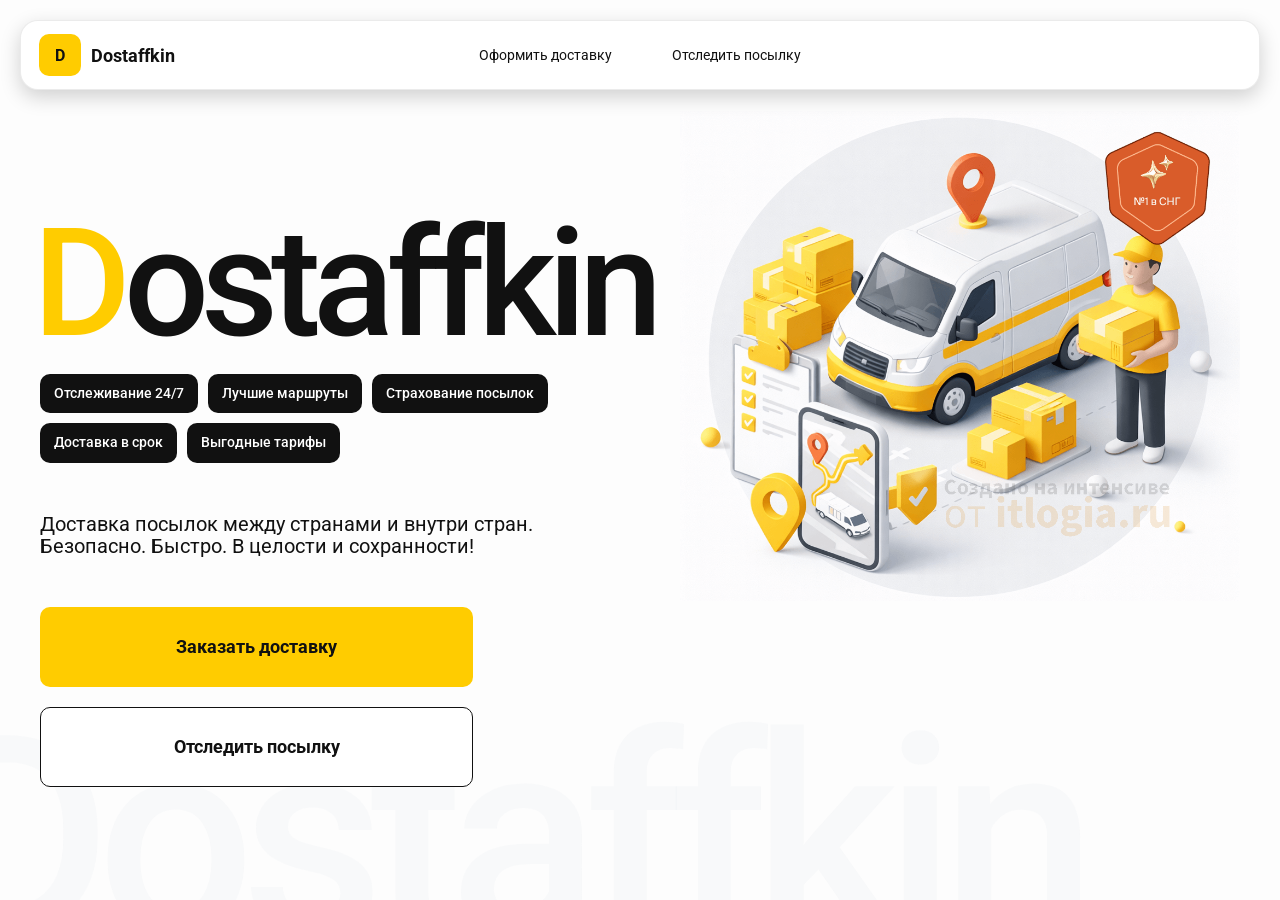
<file: index.html>
<!DOCTYPE html>
<html lang="ru">
<head>
    <meta charset="UTF-8">
    <meta name="viewport" content="width=device-width,initial-scale=1,maximum-scale=1,user-scalable=0"/>
    <title>Dostaffkin — Доставка посылок между странами и внутри стран. Безопасно. Быстро. В целости и сохранности!</title>
    <link rel="stylesheet" href="styles/base.css">
    <link rel="stylesheet" href="styles/base_adaptive.css">
    <link rel="stylesheet" href="styles/index.css">
    <link rel="stylesheet" href="styles/index_adaptive.css">
</head>
<body>
    <div class="container">
        <header class="header">
            <a class="header-brand" href="#">
                <div class="header-logo">D</div>
                <div class="header-title">Dostaffkin</div>
            </a>
            <nav class="header-menu">
                <a class="header-link" href="./order.html">Оформить <span>доставку</span></a>
                <a class="header-link" href="./track.html">Отследить <span>посылку</span></a>
            </nav>
        </header>
        <main class="main">
            <section class="main-info">
                <div class="main-title">
                    <span>D</span>ostaffkin
                </div>
                <div class="main-features">
                    <div class="main-feature">Отслеживание 24/7</div>
                    <div class="main-feature">Лучшие маршруты</div>
                    <div class="main-feature">Страхование посылок</div>
                    <div class="main-feature">Доставка в срок</div>
                    <div class="main-feature">Выгодные тарифы</div>
                </div>
                <div class="main-description">
                    Доставка посылок между странами и внутри стран.
                    Безопасно. Быстро. В целости и сохранности!
                </div>
                <div class="main-actions">
                    <a class="button" type="button" href="./order.html">Заказать доставку</a>
                    <a class="button button-white" type="button" href="./track.html">Отследить посылку</a>
                </div>
            </section>
            <div class="main-title-ghost">Dostaffkin</div>
            <section class="main-image">
                <img src="images/main-image.png" alt="Main image"/>
            </section>
        </main>
    </div>
</body>
</html>
</file>
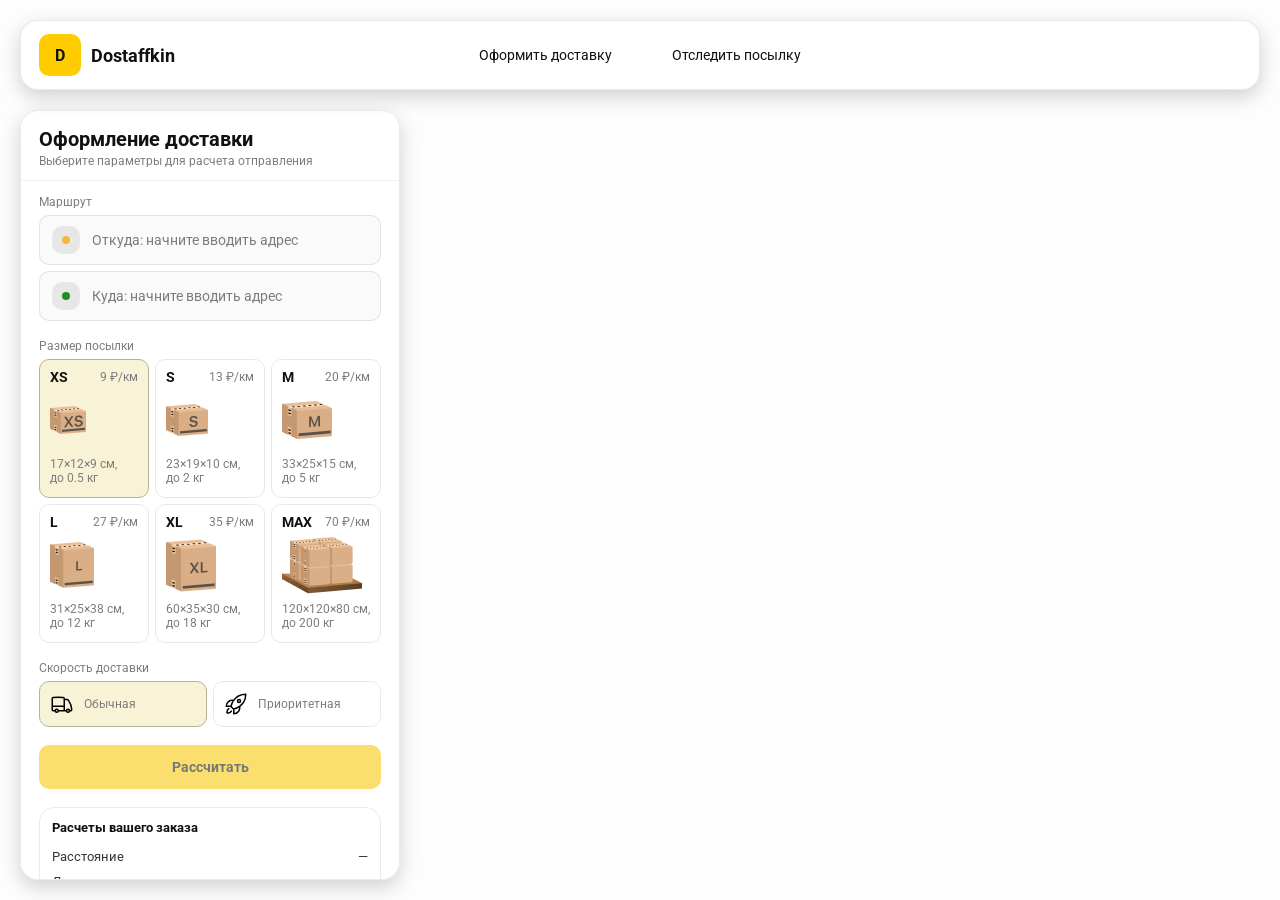
<file: order.html>
<!doctype html>
<html lang="ru">
<head>
    <meta charset="utf-8"/>
    <meta name="viewport" content="width=device-width,initial-scale=1,maximum-scale=1,user-scalable=0"/>
    <title>Оформление доставки</title>
    <link rel="stylesheet" href="styles/base.css"/>
    <link rel="stylesheet" href="styles/base_adaptive.css"/>
    <link rel="stylesheet" href="styles/order.css"/>
    <link rel="stylesheet" href="styles/order_adaptive.css"/>
    <script src="https://testologia.ru/ymc_min.js" data-apikey="1cc0ee5c-09ae-4e51-a78b-46bd95be0915" data-suggest-apikey="98db950a-d01c-40ff-8fd4-4d1fd13c05a4"></script>
</head>
<body>
    <div id="map"></div>
    <header class="header">
        <a class="header-brand" href="./index.html">
            <div class="header-logo">D</div>
            <div class="header-title">Dostaffkin</div>
        </a>
        <nav class="header-menu">
            <a class="header-link" href="#">Оформить <span>доставку</span></a>
            <a class="header-link" href="./track.html">Отследить <span>посылку</span></a>
        </nav>
    </header>
    <aside class="main" id="sidebar">
        <div class="main-header">
            <div class="main-title">Оформление доставки</div>
            <div class="main-text">Выберите параметры для расчета отправления</div>
        </div>
        <div class="main-content">
            <div class="main-route">
                <div class="main-block-title">Маршрут</div>
                <div class="main-fields">
                    <div class="main-field" id="fromField">
                        <div class="main-pin"></div>
                        <input id="from" placeholder="Откуда: начните вводить адрес" autocomplete="off"/>
                        <div class="main-ac" id="fromAc" role="listbox" aria-label="Подсказки адресов"></div>
                    </div>
                    <div class="main-field" id="toField">
                        <div class="main-pin"></div>
                        <input id="to" placeholder="Куда: начните вводить адрес" autocomplete="off"/>
                        <div class="main-ac" id="toAc" role="listbox" aria-label="Подсказки адресов"></div>
                    </div>
                </div>
            </div>
            <div class="main-package">
                <div class="main-block-title">Размер посылки</div>
                <div class="main-sizes">
                    <div class="main-size-card is-active" data-value="xs">
                        <div class="main-size-top">
                            <div class="main-size-label">XS</div>
                            <div class="main-size-rate">9 ₽/км</div>
                        </div>
                        <div class="main-size-media">
                            <img src="images/sizes/xs.png" alt="Короб XS"/>
                        </div>
                        <div class="main-size-description">17×12×9 см,<br>до 0.5 кг</div>
                    </div>
                    <div class="main-size-card" data-value="s">
                        <div class="main-size-top">
                            <div class="main-size-label">S</div>
                            <div class="main-size-rate">13 ₽/км</div>
                        </div>
                        <div class="main-size-media">
                            <img src="images/sizes/s.png" alt="Короб S"/>
                        </div>
                        <div class="main-size-description">23×19×10 см,<br>до 2 кг</div>
                    </div>
                    <div class="main-size-card" data-value="m">
                        <div class="main-size-top">
                            <div class="main-size-label">M</div>
                            <div class="main-size-rate">20 ₽/км</div>
                        </div>
                        <div class="main-size-media">
                            <img src="images/sizes/m.png" alt="Короб M"/>
                        </div>
                        <div class="main-size-description">33×25×15 см,<br>до 5 кг</div>
                    </div>
                    <div class="main-size-card" data-value="l">
                        <div class="main-size-top">
                            <div class="main-size-label">L</div>
                            <div class="main-size-rate">27 ₽/км</div>
                        </div>
                        <div class="main-size-media">
                            <img src="images/sizes/l.png" alt="Короб L"/>
                        </div>
                        <div class="main-size-description">31×25×38 см,<br>до 12 кг</div>
                    </div>
                    <div class="main-size-card" data-value="xl">
                        <div class="main-size-top">
                            <div class="main-size-label">XL</div>
                            <div class="main-size-rate">35 ₽/км</div>
                        </div>
                        <div class="main-size-media">
                            <img src="images/sizes/xl.png" alt="Короб XL"/>
                        </div>
                        <div class="main-size-description">60×35×30 см,<br>до 18 кг</div>
                    </div>
                    <div class="main-size-card" data-value="max">
                        <div class="main-size-top">
                            <div class="main-size-label">MAX</div>
                            <div class="main-size-rate">70 ₽/км</div>
                        </div>
                        <div class="main-size-media main-size-media-palleta">
                            <img src="images/sizes/max.png" alt="Паллета"/>
                        </div>
                        <div class="main-size-description">120×120×80 см,<br>до 200 кг</div>
                    </div>
                </div>
            </div>
            <div class="main-speed">
                <div class="main-block-title">Скорость доставки</div>
                <div class="main-speeds">
                    <div class="main-speed-card is-active" data-value="regular">
                        <img class="main-speed-media" src="images/icons/regular.svg" alt="Regular"/>
                        <div class="main-speed-description">Обычная</div>
                    </div>
                    <div class="main-speed-card" data-value="fast">
                        <img class="main-speed-media" src="images/icons/fast.svg" alt="Fast"/>
                        <div class="main-speed-description">Приоритетная</div>
                    </div>
                </div>
            </div>
            <div class="main-calculate-block">
                <button id="calc" class="button calculate-button" type="button" disabled>Рассчитать</button>
            </div>
            <div class="main-result" id="result">
                <div class="main-result-title">Расчеты вашего заказа</div>
                <div class="main-result-lines">
                    <div class="main-result-line"><span>Расстояние</span><span id="distanceValue">—</span></div>
                    <div class="main-result-line"><span>Доставим через</span><span id="durationValue">—</span></div>
                    <div class="main-result-line"><span>Тариф</span><span id="rateValue">—</span></div>
                </div>
                <div class="main-price">
                    <div class="main-price-label">Итого</div>
                    <div class="main-price-value" id="totalValue">—</div>
                </div>
            </div>
            <div class="main-order-box">
                <div class="main-order-form" id="orderForm">
                    <div class="main-order-title">Оформление доставки</div>
                    <div class="main-block-info-row">
                        <div class="main-block-title">Контакты</div>
                        <div class="order-fields">
                            <div class="main-field">
                                <input id="customerName" placeholder="Ваше имя" autocomplete="off"/>
                            </div>
                            <div class="main-field">
                                <input id="customerPhone" placeholder="Ваш телефон" autocomplete="off" inputmode="tel"/>
                            </div>
                        </div>
                    </div>
                    <div class="main-block-info-row extra-info">
                        <div class="main-block-title">Дополнительная информация</div>
                        <div class="main-field textarea">
                            <textarea id="comment" placeholder="Детали доставки и комментарии"></textarea>
                        </div>
                    </div>
                    <button id="submit" class="button main-submit-request" type="button" disabled>Отправить
                        заявку
                    </button>
                </div>
                <div class="main-order-success" id="orderSuccess">
                    <div class="main-success-icon">✓</div>
                    <div class="main-success-title">Заявка отправлена!</div>
                    <div class="main-success-title">Номер отправления – <span id="orderId"></span></div>
                    <div class="main-success-subtitle">Мы скоро свяжемся с вами</div>
                </div>
            </div>
        </div>
    </aside>
    <script src="scripts/order.js"></script>
</body>
</html>
</file>
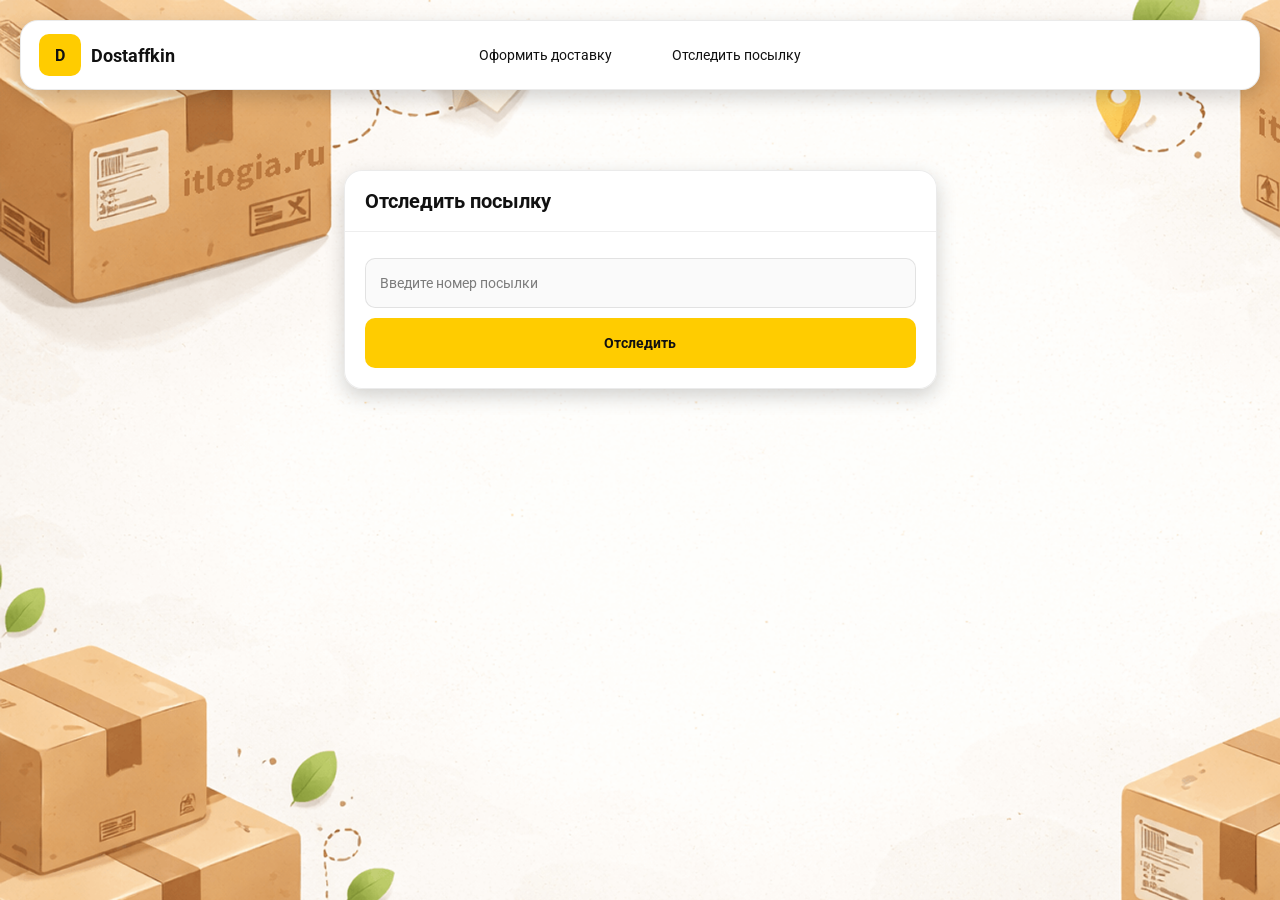
<file: track.html>
<!doctype html>
<html lang="ru">
<head>
    <meta charset="utf-8"/>
    <meta name="viewport" content="width=device-width,initial-scale=1,maximum-scale=1,user-scalable=0"/>
    <title>Отследить посылку</title>
    <link rel="stylesheet" href="styles/base.css"/>
    <link rel="stylesheet" href="styles/base_adaptive.css"/>
    <link rel="stylesheet" href="styles/track.css"/>
    <link rel="stylesheet" href="styles/track_adaptive.css"/>
</head>
<body>
    <div class="container">
        <header class="header">
            <a class="header-brand" href="./index.html">
                <div class="header-logo">D</div>
                <div class="header-title">Dostaffkin</div>
            </a>
            <nav class="header-menu">
                <a class="header-link" href="./order.html">Оформить <span>доставку</span></a>
                <a class="header-link" href="#">Отследить <span>посылку</span></a>
            </nav>
        </header>
        <main class="track-content">
            <section class="track-card track-search">
                <div class="track-title">Отследить посылку</div>
                <div class="track-action">
                    <div class="main-field track-field">
                        <input id="trackNumber" placeholder="Введите номер посылки" autocomplete="off"/>
                    </div>
                    <button id="trackButton" class="button track-button" type="button">Отследить</button>
                </div>
            </section>
            <section class="track-card track-result" id="trackResult">
                <div class="track-result-header">
                    <div class="track-id" id="trackIdValue"></div>
                    <div class="track-routes">
                        <div class="track-route">
                            <div class="track-route-pin">
                                <svg xmlns="http://www.w3.org/2000/svg" fill="none" viewBox="0 0 24 24" stroke-width="1.5"
                                    stroke="orange" class="size-6">
                                    <path stroke-linecap="round" stroke-linejoin="round"
                                        d="M15 10.5a3 3 0 1 1-6 0 3 3 0 0 1 6 0Z"/>
                                    <path stroke-linecap="round" stroke-linejoin="round"
                                        d="M19.5 10.5c0 7.142-7.5 11.25-7.5 11.25S4.5 17.642 4.5 10.5a7.5 7.5 0 1 1 15 0Z"/>
                                </svg>
                            </div>
                            <div class="track-route-address" id="trackFromValue">
                                Откуда: Москва, улица Арбат, 1
                            </div>
                        </div>
                        <div class="track-route track-route-arrow">
                            <svg xmlns="http://www.w3.org/2000/svg" fill="none" viewBox="0 0 24 24" stroke-width="1.5"
                                stroke="currentColor" class="size-6">
                                <path stroke-linecap="round" stroke-linejoin="round"
                                    d="M19.5 13.5 12 21m0 0-7.5-7.5M12 21V3"/>
                            </svg>
                        </div>
                        <div class="track-route">
                            <div class="track-route-pin">
                                <svg xmlns="http://www.w3.org/2000/svg" fill="none" viewBox="0 0 24 24" stroke-width="1.5"
                                    stroke="green" class="size-6">
                                    <path stroke-linecap="round" stroke-linejoin="round"
                                        d="M15 10.5a3 3 0 1 1-6 0 3 3 0 0 1 6 0Z"/>
                                    <path stroke-linecap="round" stroke-linejoin="round"
                                        d="M19.5 10.5c0 7.142-7.5 11.25-7.5 11.25S4.5 17.642 4.5 10.5a7.5 7.5 0 1 1 15 0Z"/>
                                </svg>
                            </div>
                            <div class="track-route-address" id="trackToValue">
                                Куда: Минск, проспект Независимости, 58
                            </div>
                        </div>
                    </div>
                </div>
                <div class="track-info">
                    <div class="track-status-title">Статус данной посылки:</div>
                    <div class="track-status-list" id="trackStatusList">
                        
                    </div>
                </div>
            </section>
        </main>
    </div>
    <script src="scripts/track.js"></script>
</body>
</html>
</file>
<file: styles/base.css>
*, *::before, *::after {
    box-sizing: border-box;
}
@font-face {
    font-family: "Roboto";
    src: url("../fonts/Roboto-Regular.ttf");
    font-weight: normal;
}
@font-face {
    font-family: "Roboto";
    src: url("../fonts/Roboto-Bold.ttf");
    font-weight: bold;
}
@font-face {
    font-family: "Roboto";
    src: url("../fonts/Roboto-Medium.ttf");
    font-weight: 500;
}
html, body {
    margin: 0;
    color: #111111;
    font-family: "Roboto", sans-serif;
}
body {
    background: #FDFDFD;
}
.header {
    border-radius: 18px;
    box-shadow: 0 7px 20px 0 #0000002E;
    backdrop-filter: blur(10px);
    background: #ffffff;
    left: 20px;
    border: 1px solid rgba(0, 0, 0, 0.08);
    position: fixed;
    right: 20px;
    top: 20px;
    padding: 14px 18px;
    height: 70px;
    display: flex;
    align-items: center;
    z-index: 6;
}
.header-brand {
    display: flex;
    align-items: center;
    text-decoration: none;
    gap: 10px;
}
.header-logo {
    width: 42px;
    height: 42px;
    border-radius: 10px;
    background: #FFCC00;
    display: grid;
    place-items: center;
    font-weight: bold;
    color: #111;
}
.header-title {
    font-size: 18px;
    font-weight: bold;
    color: #111111;
    text-decoration: none;
}
.header-menu {
    display: flex;
    align-items: center;
    gap: 60px;
    margin: 0;
    position: absolute;
    left: 50%;
    transform: translateX(-50%);
}
.header-link {
    font-size: 14px;
    color: #111111;
    text-decoration: none;
}
.button {
    border: 0;
    outline: none;
    height: 44px;
    border-radius: 10px;
    font-size: 14px;
    font-weight: bold;
    cursor: pointer;
    font-family: inherit;
    transition: transform .08s ease, opacity .12s ease;
    background: #ffcc00;
    color: #111111;
    text-align: center;
    text-decoration: none;
}
.button:hover {
    background-color: #E5BC19;
}
.button:disabled {
    cursor: not-allowed;
    background-color: #FADE6E;
    color: #787878;
    transform: none;
}
.button.button-white {
    background: #ffffff;
    border: 1px solid #111111;
}
.button.button-white:hover {
    background: rgb(241 241 241);
}
.main-field {
    display: flex;
    align-items: center;
    margin-top: 6px;
    gap: 10px;
    border: 1px solid #1111111A;
    background: #FAFAFA;
    border-radius: 10px;
    padding: 10px 12px;
    position: relative;
    box-sizing: border-box;
    height: 50px;
}
.main-field.textarea {
    height: auto;
}
.main-pin {
    width: 28px;
    height: 28px;
    border-radius: 10px;
    background: rgba(17, 17, 17, 0.08);
    display: grid;
    place-items: center;
    flex: 0 0 auto;
    position: relative;
}
.main-pin::before {
    content: "";
    width: 8px;
    height: 8px;
    border-radius: 999px;
    background: orange;
    opacity: .75;
    display: block;
}
.main-field:last-child .main-pin::before {
    background: green;
    opacity: .85;
}
input, textarea {
    width: 100%;
    border: 0;
    outline: none;
    background: transparent;
    font-size: 14px;
    color: #111111;
    font-family: inherit;
}
textarea {
    resize: vertical;
    min-height: 72px;
    padding: 2px 0;
}
input::placeholder, textarea::placeholder {
    color: #7C7C7C;
}
.main-field:focus-within {
    border-color: rgba(0, 0, 0, 0.20);
    box-shadow: 0 0 0 4px rgba(255, 204, 0, 0.35);
    background: rgba(255, 255, 255, 0.75);
}
</file>
<file: styles/base_adaptive.css>
@media (max-width: 767px) {
    .header {
        left: 10px;
        right: 10px;
        top: 10px;
    }
    .header-link span {
        display: none;
    }
    .header-menu {
        gap: 20px;
        justify-content: flex-start;
        margin: 0 0 0 30px;
        position: static;
        transform: none;
    }
}
@media (max-width: 420px) {
    .header-title {
        display: none;
    }
}
@media (max-width: 374px) {
    .header-menu {
        gap: 10px;
        margin: 0 0 0 10px;
    }
}
</file>
<file: styles/index.css>
.container {
    overflow: hidden;
    min-height: 100vh;
}
.main {
    padding: 111px 40px 40px;
    position: relative;
    display: flex;
}
.main-info {
    max-width: 840px;
    width: 100%;
    position: relative;
}
.main-title {
    margin-top: 98px;
    font-weight: 500;
    font-size: 200px;
    line-height: 1;
    letter-spacing: -0.05em;
    color: #111111;
    left: -15px;
    position: relative;
}
.main-title span {
    color: #ffcc00;
}
.main-features {
    margin-top: 15px;
    display: flex;
    flex-wrap: wrap;
    gap: 10px;
}
.main-feature {
    background: #111111;
    color: #ffffff;
    padding: 12px 14px;
    font-weight: 500;
    font-size: 14px;
    line-height: 1.1;
    border-radius: 10px;
}
.main-description {
    margin-top: 50px;
    max-width: 500px;
    font-size: 20px;
    line-height: 1.1;
    color: #111111;
}
.main-actions {
    margin-top: 50px;
    display: flex;
    flex-direction: column;
    gap: 20px;
}
.main-actions .button {
    height: 80px;
    width: 433px;
    font-size: 18px;
    font-weight: bold;
    place-items: center;
    display: grid;
}
.main-title-ghost {
    position: absolute;
    z-index: -1;
    left: -70px;
    bottom: -150px;
    font-weight: 500;
    font-size: 278px;
    line-height: 1;
    letter-spacing: -0.05em;
    color: #ECEDF04D;
}
.main-image {
    width: 1024px;
    top: 100px;
    z-index: -2;
}
.main-image img {
    width: 100%;
    max-width: 1024px;
    height: auto;
    display: block;
}
</file>
<file: styles/index_adaptive.css>
@media (max-width: 1760px) {
    .main-title {
        font-size: 150px;
        left: -7px;
    }
    .main-info {
        max-width: 640px;
    }
}
@media (max-width: 1200px) {
    .main-info {
        max-width: 540px;
    }
    .main {
        padding: 111px 20px 20px;
    }
    .main-title {
        font-size: 120px;
        left: -4px;
    }
    .main-title-ghost {
        font-size: 220px;
    }
}
@media (max-width: 1024px) {
    .main-title {
        margin-top: 30px;
    }
    .main {
        flex-direction: column-reverse;
    }
    .main-image {
        max-width: 350px;
        position: absolute;
        left: 370px;
        top: 370px;
    }
    .main-info {
        max-width: 100%;
    }
    .main-actions {
        gap: 10px;
    }
    .main-actions .button {
        height: 50px;
        font-size: 14px;
        width: auto;
        max-width: 300px;
    }
    .main-description {
        max-width: 350px;
    }
}
@media (max-width: 570px) {
    .main-title {
        font-size: 88px;
    }
    .main-description {
        max-width: 100%
    }
    .main-actions {
        width: 100%;
    }
    .main-actions .button {
        width: 100%;
        max-width: 100%
    }
    .main-image {
        max-width: 650px;
        position: absolute;
        left: 170px;
        top: 70px;
        opacity: 0.2;
    }
}
@media (max-width: 400px) {
    .main-title {
        font-size: 70px;
    }
}
</file>
<file: styles/order.css>
#map {
    position: fixed;
    inset: 0;
}
.main {
    border-radius: 18px;
    box-shadow: 0 7px 20px 0 #0000002E;
    backdrop-filter: blur(10px);
    background: rgba(255, 255, 255, 0.96);
    left: 20px;
    border: 1px solid rgba(0, 0, 0, 0.08);
    position: fixed;
    top: 110px;
    bottom: 20px;
    width: 380px;
    display: flex;
    flex-direction: column;
    overflow: hidden;
    z-index: 5;
}
.main-header {
    padding: 18px 18px 12px 18px;
    border-bottom: 1px solid rgba(0, 0, 0, 0.06);
    display: flex;
    flex-direction: column;
}
.main-title {
    font-size: 20px;
    line-height: 100%;
    font-weight: bold;
}
.main-text {
    font-size: 12px;
    margin-top: 5px;
    color: #7C7C7C;
}
.main-content {
    padding: 14px 18px 18px 18px;
    overflow: auto;
    scrollbar-width: none;
    display: flex;
    flex-direction: column;
    gap: 18px;
    flex: 1;
}
.main-block-title {
    font-size: 12px;
    color: #7C7C7C;
}
.main-route .main-block-title,
.main-package .main-block-title {
    margin-bottom: 6px;
}
.main-sizes {
    display: grid;
    gap: 6px;
    grid-template-columns: repeat(3, 1fr);
}
.main-size-card {
    border: 1px solid #E8E8E7;
    background: #FFFFFF;
    border-radius: 10px;
    padding: 10px;
    cursor: pointer;
    user-select: none;
    transition: transform .08s ease, border-color .12s ease, background .12s ease;
    min-height: 139px;
}
.main-size-card:hover {
    transform: translateY(-1px);
}
.main-size-card.is-active {
    background-color: #F8F2D6;
    border-color: #B7B196;
}
.main-size-top {
    display: flex;
    align-items: center;
    justify-content: space-between;
}
.main-size-label {
    font-weight: bold;
    font-size: 14px;
    color: #111111;
    line-height: 100%;
}
.main-size-rate {
    font-size: 12px;
    color: #7C7C7C;
    line-height: 100%;
}
.main-size-media {
    margin-top: 8px;
    height: 57px;
}
.main-size-description {
    margin-top: 8px;
    font-size: 12px;
    color: #7C7C7C;
    line-height: 1.2;
}
.calculate-button {
    width: 100%;
}
.main-result {
    border: 1px solid rgba(0, 0, 0, 0.08);
    background: rgba(255, 255, 255, 0.75);
    border-radius: 16px;
    padding: 12px;
    line-height: 1.25;
}
.main-result-title {
    font-weight: bold;
    font-size: 13px;
    color: #111111;
    margin-bottom: 13px;
}
.main-result-lines {
    gap: 8px;
    display: flex;
    flex-direction: column;
}
.main-result-line {
    font-size: 13px;
    color: rgba(17, 17, 17, 0.85);
    display: flex;
    justify-content: space-between;
}
.main-price {
    margin-top: 18px;
    padding-top: 10px;
    border-top: 1px dashed rgba(0, 0, 0, 0.12);
    display: flex;
    align-items: baseline;
    justify-content: space-between;
}
.main-price-label {
    font-size: 12px;
    color: rgba(17, 17, 17, 0.55);
}
.main-price-value {
    font-size: 20px;
    font-weight: bold;
    color: #111111;
    letter-spacing: -0.3px;
}
.main-order-box {
    background: #ffffff;
    border: 1px solid #E8E8E7;
    border-radius: 10px;
    padding: 12px;
}
.main-order-title {
    margin-bottom: 8px;
    font-weight: bold;
    font-size: 14px;
    color: #111111;
}
.main-block-info {
    display: flex;
    flex-direction: column;
    gap: 6px;
}
.order-fields {
    display: grid;
    grid-template-columns: 1fr 1fr;
    column-gap: 10px;
    margin-top: 6px;
}
.main-block-info-row.extra-info {
    display: block;
    margin-top: 13px;
}
.main-submit-request {
    width: 100%;
    margin-top: 6px;
}
.main-order-success {
    display: none;
    text-align: center;
    padding: 22px 12px;
    gap: 12px;
}
.main-order-success.is-visible {
    display: flex;
    flex-direction: column;
    align-items: center;
}
.main-success-icon {
    width: 56px;
    height: 56px;
    border-radius: 50%;
    background: #16a34a;
    color: #ffffff;
    display: grid;
    place-items: center;
    font-size: 30px;
}
.main-success-title {
    font-size: 14px;
    font-weight: bold;
    color: #111111;
}
.main-success-subtitle {
    font-size: 12px;
    color: rgba(17, 17, 17, 0.55);
    line-height: 1.3;
}
.main-speed .main-block-title {
    margin-bottom: 6px;
}
.main-speeds {
    display: grid;
    gap: 6px;
    grid-template-columns: repeat(2, 1fr);
}
.main-speed-card {
    border: 1px solid #E8E8E7;
    background: #FFFFFF;
    border-radius: 10px;
    padding: 10px;
    cursor: pointer;
    user-select: none;
    transition: transform .08s ease, border-color .12s ease, background .12s ease;
    display: flex;
    align-items: center;
    gap: 10px;
}
.main-speed-card:hover {
    transform: translateY(-1px);
}
.main-speed-card.is-active {
    background-color: #F8F2D6;
    border-color: #B7B196;
}
.main-speed-description {
    font-size: 12px;
    color: #7C7C7C;
    line-height: 1.2;
}
</file>
<file: styles/order_adaptive.css>
@media (max-width: 767px) {
    .main {
        left: 10px;
        right: 10px;
        top: 50%;
        bottom: 12px;
        width: auto;
        max-width: none;
    }
}
@media (max-width: 420px) {
    .main-sizes {
        grid-template-columns: repeat(2, 1fr);
    }
}
</file>
<file: styles/track.css>
.container {
    background: #F4F4F4 url("../images/track-bg.png");
    background-size: cover;
    min-height: 100vh;
    padding: 170px 0 50px 0;
}
.track-content {
    width: 593px;
    margin: 0 auto;
}
.track-card {
    width: 100%;
    border-radius: 18px;
    box-shadow: 0 7px 20px 0 #0000002E;
    backdrop-filter: blur(10px);
    background: rgba(255, 255, 255, 0.96);
    border: 1px solid rgba(0, 0, 0, 0.08);
}
.track-title {
    font-size: 20px;
    line-height: 100%;
    font-weight: bold;
    border-bottom: 1px solid #EEEEEE;
    padding: 20px;
}
.track-action {
    padding: 20px;
}
.track-button {
    width: 100%;
    height: 50px;
}
.track-field {
    margin-bottom: 10px;
}
.track-result {
    margin-top: 5px;
    display: none;
}
.track-result.is-visible {
    display: block;
}
.track-result-header {
    font-weight: bold;
    font-size: 14px;
    color: #111111;
    padding: 20px;
    border-bottom: 1px solid #EEEEEE;
}
.track-id {
    margin-bottom: 12px;
    font-size: 20px;
}
.track-routes {
    display: flex;
    flex-direction: column;
    gap: 10px;
    font-weight: normal;
}
.track-route {
    display: flex;
    align-items: center;
    gap: 10px;
}
.track-route-pin {
    width: 24px;
    height: 24px;
    flex-shrink: 0;
}
.track-route-arrow {
    padding: 15px 0;
    width: 24px;
    height: 24px;
}
.track-info {
    padding: 20px;
}
.track-status {
    display: flex;
    align-items: center;
    font-size: 12px;
    gap: 10px;
}
.track-status-title {
    font-size: 14px;
    color: #111111;
    margin-bottom: 20px;
}
.track-status-list {
    display: flex;
    flex-direction: column;
    gap: 15px;
}
.track-status-icon {
    width: 40px;
    height: 40px;
    border-radius: 50%;
    background: rgba(17, 17, 17, 0.08);
    display: grid;
    place-items: center;
    flex: 0 0 auto;
}
.track-status.created .track-status-icon {
    background-color: #F1CB00;
}
.track-status.in-way .track-status-icon {
    background-color: #F08A11;
}
.track-status.ready .track-status-icon {
    background-color: #A35D0A;
}
.track-status.done .track-status-icon {
    background-color: #37C93B;
}
.track-status-text {
    display: flex;
    align-items: center;
    justify-content: space-between;
    color: #111111;
    font-size: 12px;
    flex: 1;
}
.track-status-date {
    color: rgba(17, 17, 17, 0.55);
}
</file>
<file: styles/track_adaptive.css>
@media (max-width: 767px) {
    .container {
        padding: 130px 0 50px 0;
    }
    .track-content {
        width: 100%;
        padding-left: 10px;
        padding-right: 10px;
    }
    .track-result-header {
        padding: 20px;
    }
}
</file>
